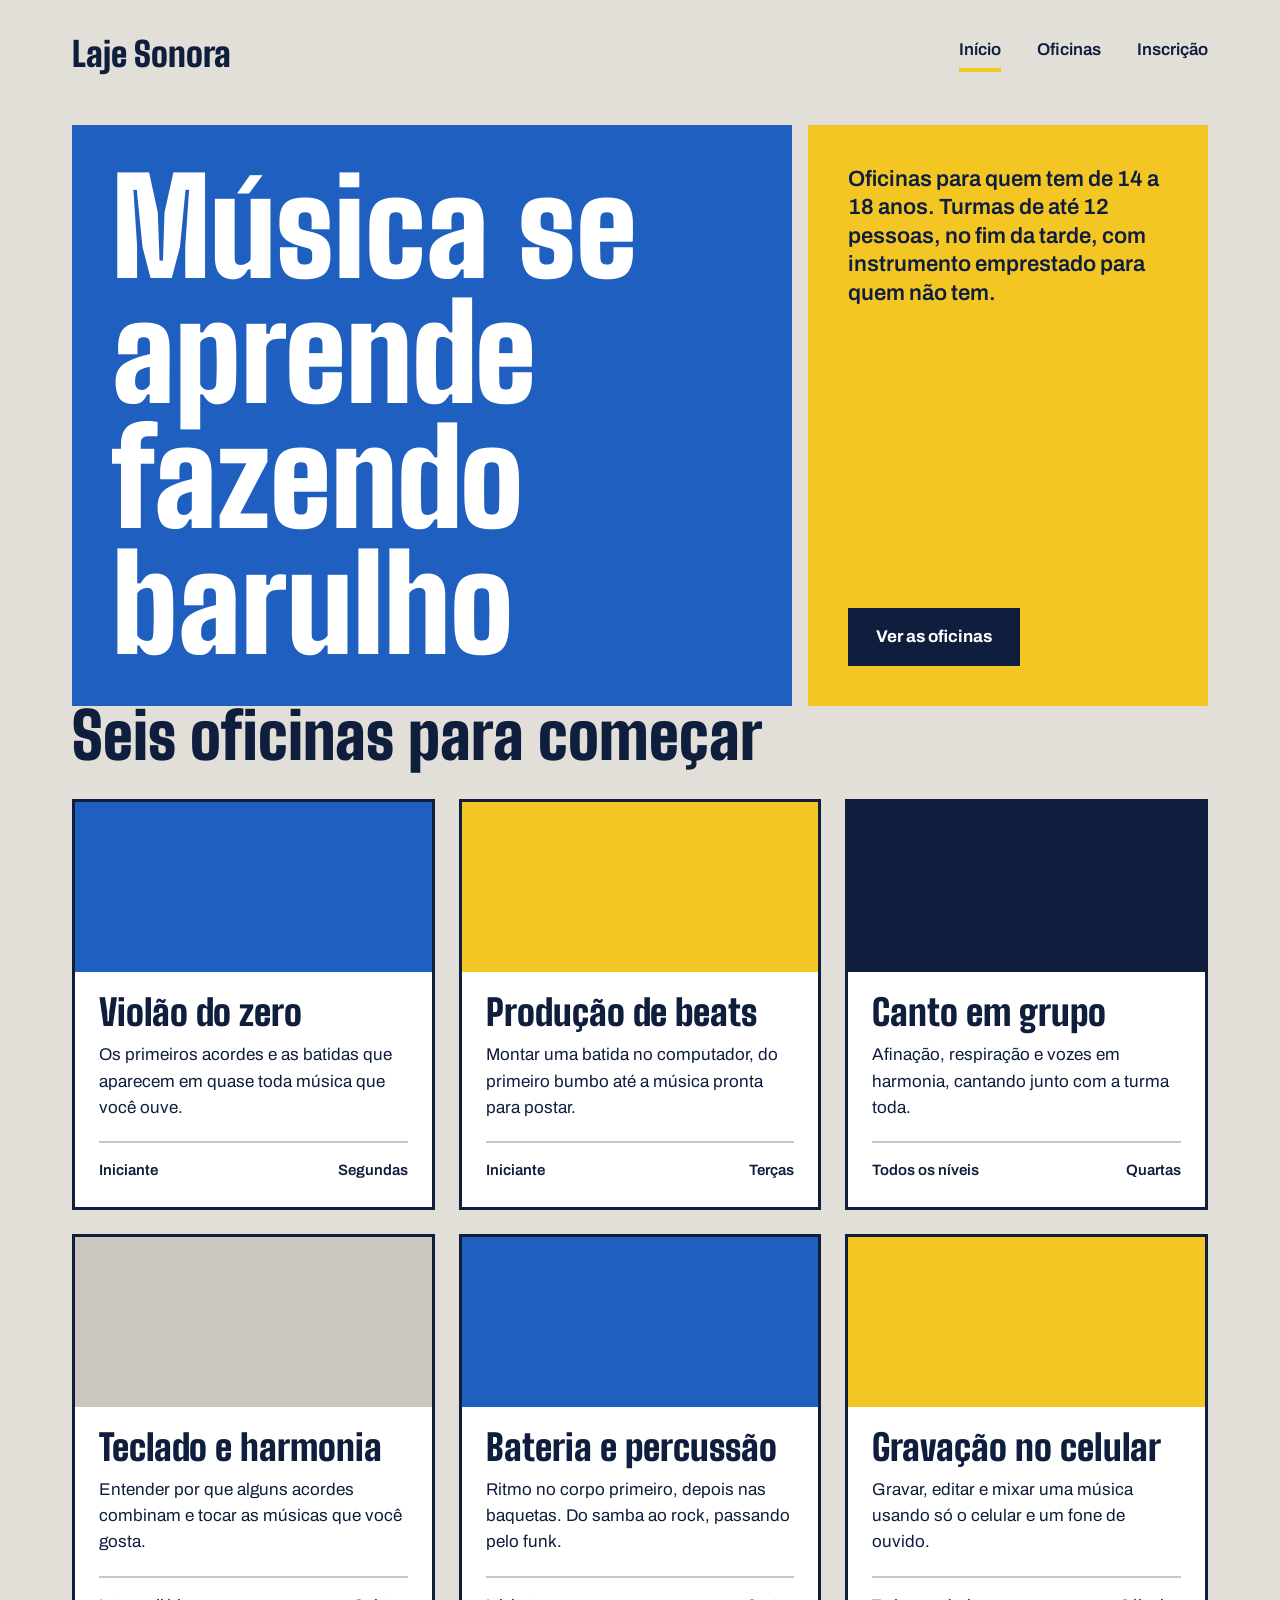
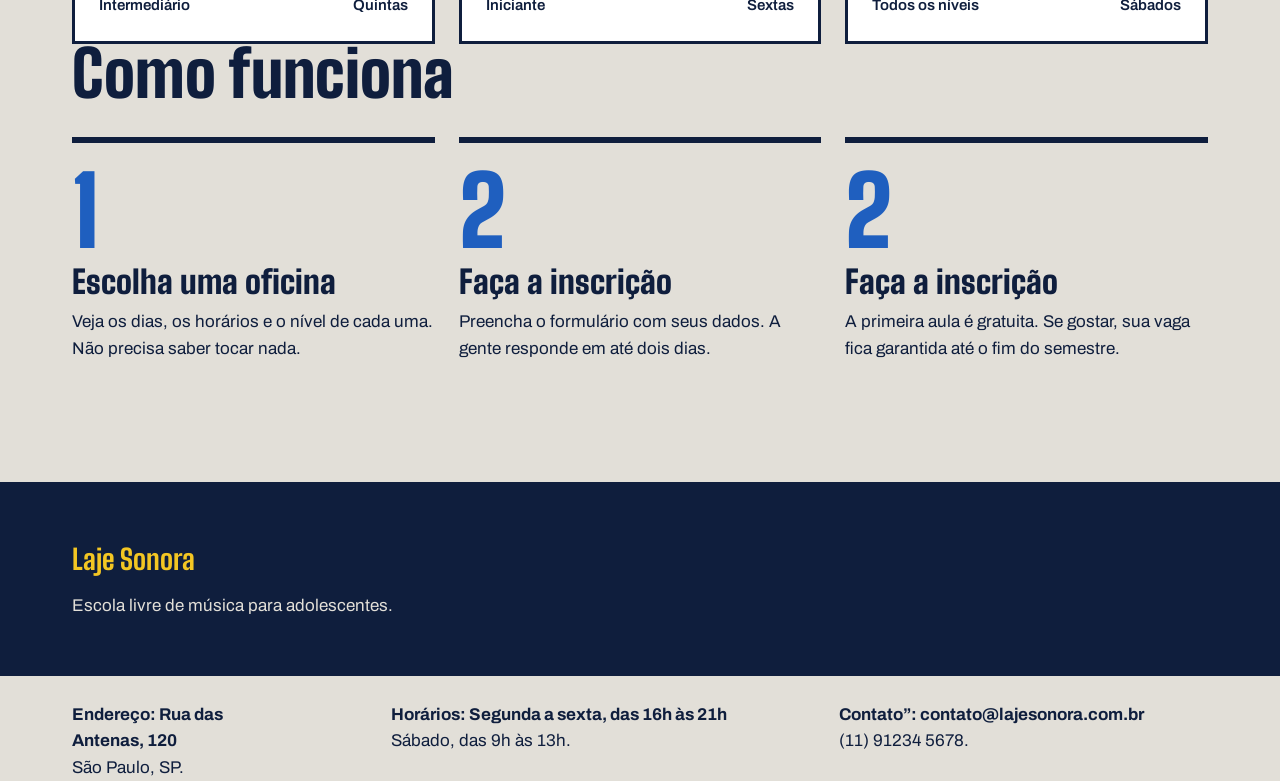
<file: index.html>
<!DOCTYPE html>
<html lang="pt-BR">

<head>
    <meta charset="UTF-8">
    <meta name="viewport" content="width=device-width, initial-scale=1.0">
    <link rel="preconnect" href="https://fonts.googleapis.com">
    <link rel="preconnect" href="https://fonts.gstatic.com" crossorigin>
    <link
        href="https://fonts.googleapis.com/css2?family=Archivo:ital,wght@0,100..900;1,100..900&family=Big+Shoulders:opsz,wght@10..72,100..900&display=swap"
        rel="stylesheet">
    <link rel="stylesheet" href="index.css">
    <title>Laje Sonora | Início</title>
</head>

<body>
    <header class="conteudo topo">
        <a href="index.html" class="logo">Laje Sonora</a>

        <nav class="menu">
            <a href="index.html" class="atual">Início</a>
            <a href="oficinas.html">Oficinas</a>
            <a href="inscricao.html">Inscrição</a>
        </nav>
    </header>

    <main>
        <section class="conteudo cartazes">
            <div class="cartaz cartaz-principal">
                <h1>Música se aprende fazendo barulho</h1>
            </div>

            <div class="cartaz cartaz-lateral">
                <p>Oficinas para quem tem de 14 a 18 anos. Turmas de até 12 pessoas, no fim da tarde, com instrumento
                    emprestado para quem não tem.</p>
                <a href="oficinas.html" class="botao">Ver as oficinas</a>
            </div>
        </section>

        <section class="conteudo secao">
            <h2 class="titulo-secao">Seis oficinas para começar</h2>

            <div class="cards">
                <article class="card">
                    <div class="foto foto-azul"></div>

                    <div class="card-texto">
                        <h3>Violão do zero</h3>
                        <p>Os primeiros acordes e as batidas que aparecem em quase toda música que você ouve.</p>

                        <div class="card-info">
                            <span>Iniciante</span>
                            <span>Segundas</span>
                        </div>
                    </div>
                </article>
                <article class="card">
                    <div class="foto foto-amarela"></div>

                    <div class="card-texto">
                        <h3>Produção de beats</h3>
                        <p>Montar uma batida no computador, do primeiro bumbo até a música pronta para postar.</p>

                        <div class="card-info">
                            <span>Iniciante</span>
                            <span>Terças</span>
                        </div>
                    </div>
                </article>
                <article class="card">
                    <div class="foto foto-tinta"></div>

                    <div class="card-texto">
                        <h3>Canto em grupo</h3>
                        <p>Afinação, respiração e vozes em harmonia, cantando junto com a turma toda.</p>

                        <div class="card-info">
                            <span>Todos os níveis</span>
                            <span>Quartas</span>
                        </div>
                    </div>
                </article>
                <article class="card">
                    <div class="foto"></div>

                    <div class="card-texto">
                        <h3>Teclado e harmonia</h3>
                        <p>Entender por que alguns acordes combinam e tocar as músicas que você gosta.</p>

                        <div class="card-info">
                            <span>Intermediário</span>
                            <span>Quintas</span>
                        </div>
                    </div>
                </article>
                <article class="card">
                    <div class="foto foto-azul"></div>

                    <div class="card-texto">
                        <h3>Bateria e percussão</h3>
                        <p>Ritmo no corpo primeiro, depois nas baquetas. Do samba ao rock, passando pelo funk.</p>

                        <div class="card-info">
                            <span>Iniciante</span>
                            <span>Sextas</span>
                        </div>
                    </div>
                </article>
                <article class="card">
                    <div class="foto foto-amarela"></div>

                    <div class="card-texto">
                        <h3>Gravação no celular</h3>
                        <p>Gravar, editar e mixar uma música usando só o celular e um fone de ouvido.</p>

                        <div class="card-info">
                            <span>Todos os níveis</span>
                            <span>Sábados</span>
                        </div>
                    </div>
                </article>
            </div>
        </section>

        <section class="conteudo secao">
            <h2 class="titulo-secao">Como funciona</h2>

            <div class="passos">
                <div class="passo">
                    <p class="passo-numero">1</p>
                    <h3>Escolha uma oficina</h3>
                    <p>Veja os dias, os horários e o nível de cada uma. Não precisa saber tocar nada.</p>
                </div>
                <div class="passo">
                    <p class="passo-numero">2</p>
                    <h3>Faça a inscrição</h3>
                    <p>Preencha o formulário com seus dados. A gente responde em até dois dias.</p>


                </div>
                <div class="passo">
                    <p class="passo-numero">2</p>
                    <h3>Faça a inscrição</h3>
                    <p>A primeira aula é gratuita. Se gostar, sua vaga fica garantida até o fim do semestre.</p>


                </div>
            </div>
        </section>
    </main>
    <footer class="rodape">
        <div class="conteudo rodape-colunas">
            <div class="rodape-coluna">
                <h4>Laje Sonora</h4>
                <p>Escola livre de música para adolescentes.</p>
            </div>
        </div>
    </footer>
    <br>
</body>
<div class="conteudo rodape-colunas">
    <div class="rodape-coluna">
        <h4>Endereço: Rua das Antenas, 120</h4>
        <p>São Paulo, SP.</p>
    </div>

</html>
<br>
</body>
<div class="conteudo rodape-colunas">
    <div class="rodape-coluna">
        <h4>Horários: Segunda a sexta, das 16h às 21h</h4>
        <p>Sábado, das 9h às 13h.</p>
    </div>

    </html>
    <br>
    </body>
    <div class="conteudo rodape-colunas">
        <div class="rodape-coluna">
            <h4>Contato”: contato@lajesonora.com.br</h4>
            <p>(11) 91234 5678.</p>
        </div>
</file>
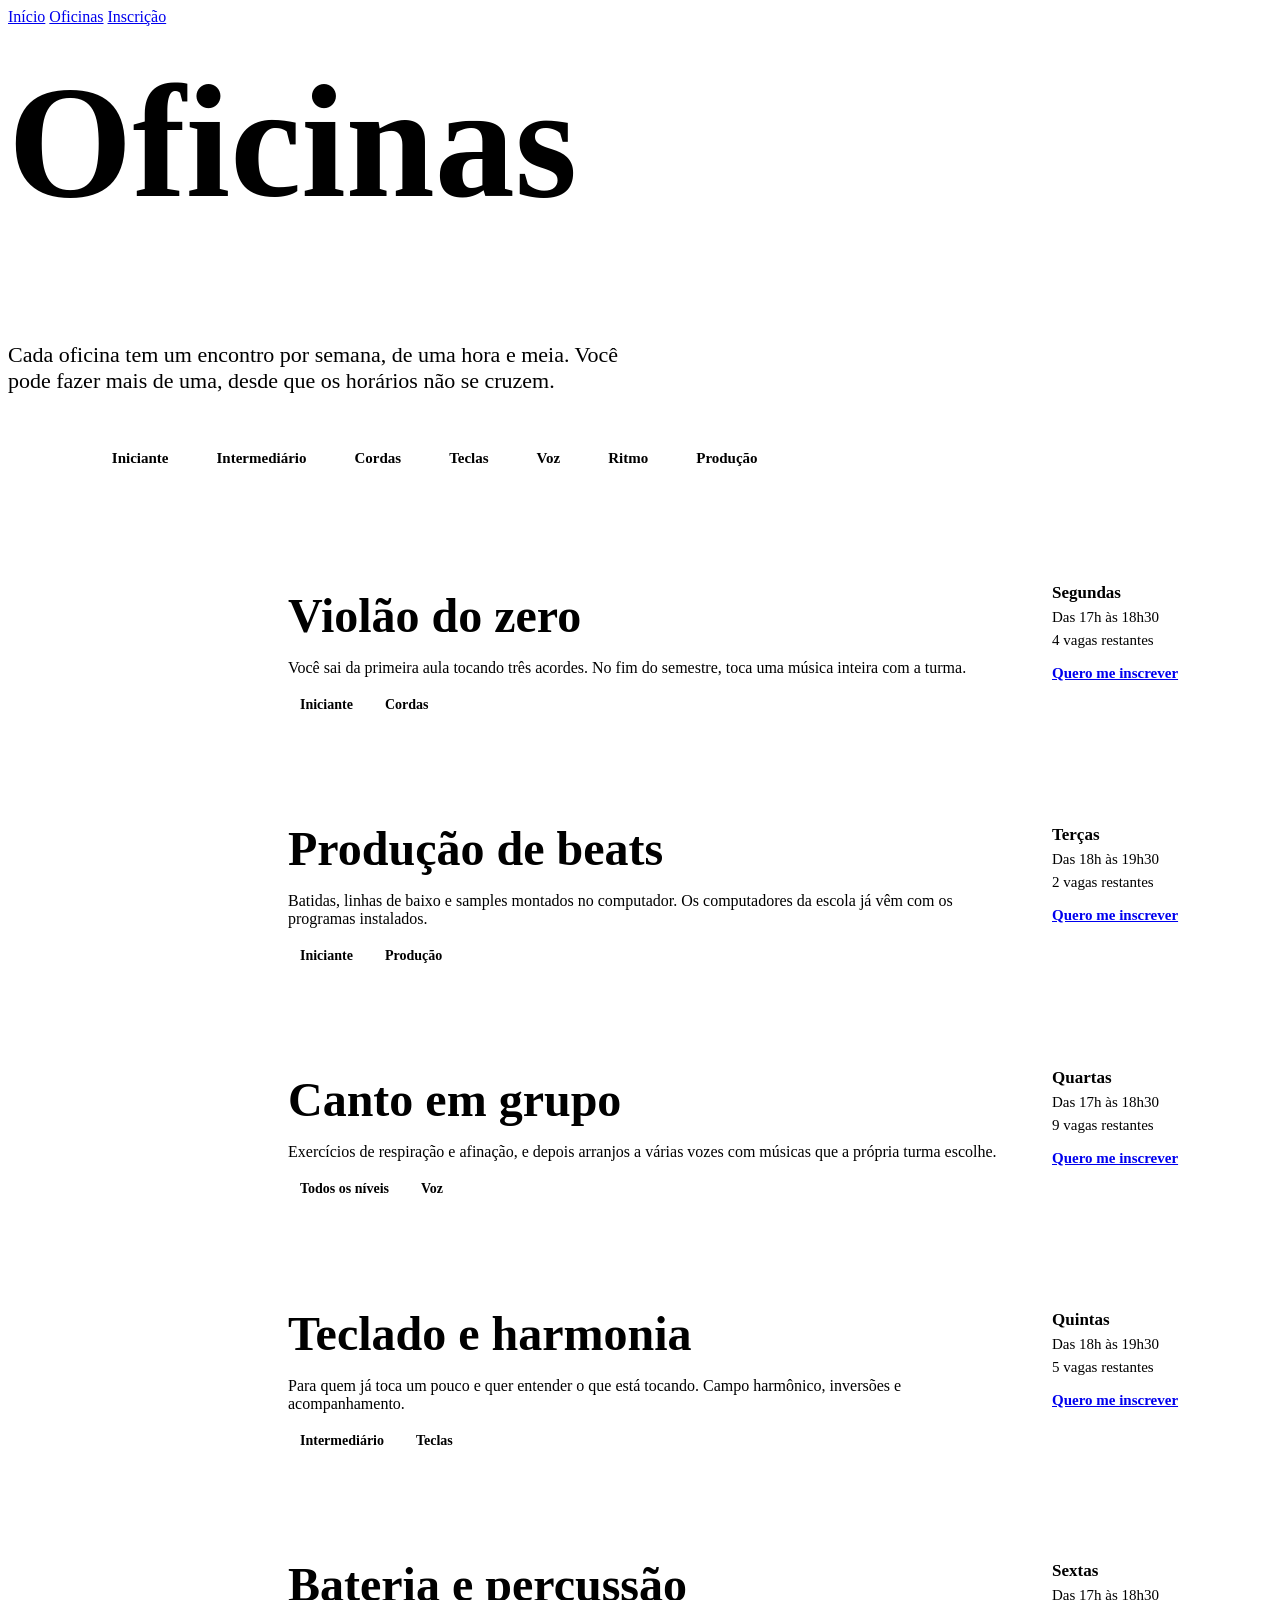
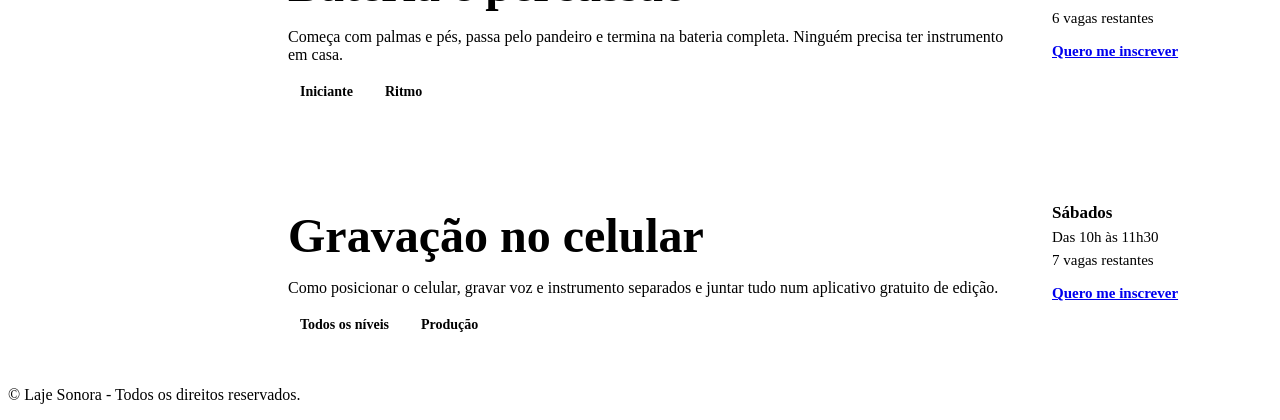
<file: oficinas.html>
<!DOCTYPE html>
<html lang="pt-BR">
<head>
    <meta charset="UTF-8">
    <meta name="viewport" content="width=device-width, initial-scale=1.0">
    <title>Laje Sonora | Oficinas</title>
    <link rel="stylesheet" href="oficinas.css">
</head>
<body>

    <header>
        <nav>
            <a href="index.html">Início</a>
            <a href="oficinas.html" class="ativo">Oficinas</a>
            <a href="inscricao.html">Inscrição</a>
        </nav>
    </header>

    <main class="conteudo">

        <h1 class="titulo-pagina">Oficinas</h1>

        <p class="subtitulo-pagina">
            Cada oficina tem um encontro por semana, de uma hora e meia.
            Você pode fazer mais de uma, desde que os horários não se cruzem.
        </p>

        <div class="filtros">
            <span class="filtro ativo">Todas</span>
            <span class="filtro">Iniciante</span>
            <span class="filtro">Intermediário</span>
            <span class="filtro">Cordas</span>
            <span class="filtro">Teclas</span>
            <span class="filtro">Voz</span>
            <span class="filtro">Ritmo</span>
            <span class="filtro">Produção</span>
        </div>

        <div class="lista">

            <!-- Oficina 1 -->
            <article class="oficina">
                <div class="foto foto-azul"></div>

                <div class="oficina-texto">
                    <h2>Violão do zero</h2>
                    <p>
                        Você sai da primeira aula tocando três acordes.
                        No fim do semestre, toca uma música inteira com a turma.
                    </p>

                    <div class="etiquetas">
                        <span class="etiqueta">Iniciante</span>
                        <span class="etiqueta">Cordas</span>
                    </div>
                </div>

                <div class="oficina-detalhes">
                    <strong>Segundas</strong>
                    <span>Das 17h às 18h30</span>
                    <span>4 vagas restantes</span>
                    <a href="inscricao.html">Quero me inscrever</a>
                </div>
            </article>

            <!-- Oficina 2 -->
            <article class="oficina">
                <div class="foto foto-amarela"></div>

                <div class="oficina-texto">
                    <h2>Produção de beats</h2>
                    <p>
                        Batidas, linhas de baixo e samples montados no computador.
                        Os computadores da escola já vêm com os programas instalados.
                    </p>

                    <div class="etiquetas">
                        <span class="etiqueta">Iniciante</span>
                        <span class="etiqueta">Produção</span>
                    </div>
                </div>

                <div class="oficina-detalhes">
                    <strong>Terças</strong>
                    <span>Das 18h às 19h30</span>
                    <span>2 vagas restantes</span>
                    <a href="inscricao.html">Quero me inscrever</a>
                </div>
            </article>

            <!-- Oficina 3 -->
            <article class="oficina">
                <div class="foto foto-tinta"></div>

                <div class="oficina-texto">
                    <h2>Canto em grupo</h2>
                    <p>
                        Exercícios de respiração e afinação, e depois arranjos
                        a várias vozes com músicas que a própria turma escolhe.
                    </p>

                    <div class="etiquetas">
                        <span class="etiqueta">Todos os níveis</span>
                        <span class="etiqueta">Voz</span>
                    </div>
                </div>

                <div class="oficina-detalhes">
                    <strong>Quartas</strong>
                    <span>Das 17h às 18h30</span>
                    <span>9 vagas restantes</span>
                    <a href="inscricao.html">Quero me inscrever</a>
                </div>
            </article>

            <!-- Oficina 4 -->
            <article class="oficina">
                <div class="foto"></div>

                <div class="oficina-texto">
                    <h2>Teclado e harmonia</h2>
                    <p>
                        Para quem já toca um pouco e quer entender o que está tocando.
                        Campo harmônico, inversões e acompanhamento.
                    </p>

                    <div class="etiquetas">
                        <span class="etiqueta">Intermediário</span>
                        <span class="etiqueta">Teclas</span>
                    </div>
                </div>

                <div class="oficina-detalhes">
                    <strong>Quintas</strong>
                    <span>Das 18h às 19h30</span>
                    <span>5 vagas restantes</span>
                    <a href="inscricao.html">Quero me inscrever</a>
                </div>
            </article>

            <!-- Oficina 5 -->
            <article class="oficina">
                <div class="foto foto-azul"></div>

                <div class="oficina-texto">
                    <h2>Bateria e percussão</h2>
                    <p>
                        Começa com palmas e pés, passa pelo pandeiro e termina
                        na bateria completa. Ninguém precisa ter instrumento em casa.
                    </p>

                    <div class="etiquetas">
                        <span class="etiqueta">Iniciante</span>
                        <span class="etiqueta">Ritmo</span>
                    </div>
                </div>

                <div class="oficina-detalhes">
                    <strong>Sextas</strong>
                    <span>Das 17h às 18h30</span>
                    <span>6 vagas restantes</span>
                    <a href="inscricao.html">Quero me inscrever</a>
                </div>
            </article>

            <!-- Oficina 6 -->
            <article class="oficina">
                <div class="foto foto-amarela"></div>

                <div class="oficina-texto">
                    <h2>Gravação no celular</h2>
                    <p>
                        Como posicionar o celular, gravar voz e instrumento separados
                        e juntar tudo num aplicativo gratuito de edição.
                    </p>

                    <div class="etiquetas">
                        <span class="etiqueta">Todos os níveis</span>
                        <span class="etiqueta">Produção</span>
                    </div>
                </div>

                <div class="oficina-detalhes">
                    <strong>Sábados</strong>
                    <span>Das 10h às 11h30</span>
                    <span>7 vagas restantes</span>
                    <a href="inscricao.html">Quero me inscrever</a>
                </div>
            </article>

        </div>
    </main>

    <footer>
        <p>© Laje Sonora - Todos os direitos reservados.</p>
    </footer>

</body>
</html>
</file>
<file: index.css>
* {
    margin: 0;
    padding: 0;
    box-sizing: border-box;
}


:root {
    --concreto: #E2DFD8;
    --concreto-escuro: #CBC7BE;
    --tinta: #0F1E3D;
    --caixa-dagua: #1F5FBF;
    --fita: #F3C623;
    --branco: #FFFFFF;

    --fonte-cartaz: "Big Shoulders", "Arial Narrow", sans-serif;
    --fonte-texto: "Archivo", Arial, sans-serif;
}







body {
    background-color: var(--concreto);
    color: var(--tinta);
    font-family: var(--fonte-texto);
    font-size: 17px;
    line-height: 1.55;
}

a {
    color: inherit;
}

h1,
h2,
h3 {
    font-family: var(--fonte-cartaz);
    font-weight: 900;
    line-height: 0.95;
}

.conteudo {
    max-width: 1200px;
    margin-inline: auto;
    padding-inline: 32px;
}

.topo {
    padding-block: 28px;
    display: flex;
    justify-content: space-between;
    align-items: center;
  }
  
  .logo {
    font-family: var(--fonte-cartaz);
    font-size: 34px;
    font-weight: 900;
    text-decoration: none;
  }
  
  .menu {
    display: flex;
    gap: 36px;
  }
  
  .menu a {
    font-weight: 600;
    text-decoration: none;
    padding-bottom: 4px;
    border-bottom: 4px solid transparent;
  }
  
  .menu a:hover {
    border-bottom-color: var(--tinta);
  }
  
  .menu a.atual {
    border-bottom-color: var(--fita);
  }

  .cartazes {
    margin-top: 16px;
    display: flex;
    gap: 16px;
  }
  
  .cartaz {
    padding: 40px;
  }
  
  .cartaz-principal {
    background-color: var(--caixa-dagua);
    color: white;
    flex: 2;
  }
  
  .cartaz-principal h1 {
    font-size: 132px;
    max-width: 9ch;
  }
  
  .cartaz-lateral {
    background-color: var(--fita);
    flex: 1;
    display: flex;
    flex-direction: column;
    justify-content: space-between;
    gap: 32px;
    align-items: flex-start;
  }
  
  .cartaz-lateral p {
    font-size: 22px;
    font-weight: 600;
    line-height: 1.3;
  }
  
  .botao {
    background-color: var(--tinta);
    color: white;
    font-weight: 700;
    text-decoration: none;
    padding: 16px 28px;
    border: none;
    font-family: var(--fonte-texto);
    font-size: 17px;
    cursor: pointer;
  }
  
  .botao:hover {
    background-color: var(--caixa-dagua);
  } 


  secao {
    margin-top: 96px;
  }
  
  .titulo-secao {
    font-size: 64px;
    margin-bottom: 32px;
  }
  
  .cards {
    display: flex;
    flex-wrap: wrap;
    gap: 24px;
  }
  
  .card {
    background: white;
    border: 3px solid var(--tinta);
    flex: 1 1 340px;
  }
  
  .card .foto {
    height: 170px;
  }
  
  /* A ordem importa: .foto vem primeiro */
  .foto {
    background: var(--concreto-escuro);
  }
  
  .foto-azul {
    background: var(--caixa-dagua);
  }
  
  .foto-amarela {
    background: var(--fita);
  }
  
  .foto-tinta {
    background: var(--tinta);
  }
  
  .card-texto {
    padding: 24px;
  }
  
  .card h3 {
    font-size: 36px;
    margin-bottom: 12px;
  }
  
  .card-info {
    display: flex;
    justify-content: space-between;
    margin-top: 20px;
    padding-top: 16px;
    border-top: 2px solid var(--concreto-escuro);
    font-weight: 600;
    font-size: 15px;
  }

  
.passos {
  display: flex;
  gap: 24px;
}

.passo {
  border-top: 6px solid var(--tinta);
  padding-top: 20px;
  flex: 1;
}

.passo-numero {
  font-family: var(--fonte-cartaz);
  font-size: 96px;
  font-weight: 900;
  line-height: 1;
  color: var(--caixa-dagua);
}

.passo h3 {
  font-size: 32px;
  margin-block: 8px 12px;
} 

.rodape {
  margin-top: 120px;
  background-color: var(--tinta);
  color: var(--concreto);
  padding-block: 56px;
}

.rodape-colunas {
  display: flex;
  gap: 40px;
}

.rodape-coluna {
  flex: 1;
}

.rodape h4 {
  font-family: var(--fonte-cartaz);
  font-size: 28px;
  color: var(--fita);
  margin-bottom: 12px;
}
</file>
<file: oficinas.css>
.titulo-pagina {
    font-size: 160px;
    margin-top: 24px;
  }
  
  .subtitulo-pagina {
    font-size: 22px;
    max-width: 640px;
    margin-top: 16px;
  }
  
  .filtros {
    margin-top: 48px;
    display: flex;
    flex-wrap: wrap;
    gap: 12px;
  }
  
  .filtro {
    border: 2px solid var(--tinta);
    padding: 8px 18px;
    font-weight: 600;
    font-size: 15px;
  }
  
  .filtro.ativo {
    background-color: var(--tinta);
    color: white;
  }
  
  .lista {
    margin-top: 40px;
  }
  
  .oficina {
    padding: 32px 0;
    border-top: 3px solid var(--tinta);
    display: flex;
    align-items: center;
    gap: 40px;
  }
  
  .oficina .foto {
    width: 240px;
    height: 170px;
    flex-shrink: 0;
  }
  
  .oficina-texto {
    flex: 1;
  }
  
  .oficina h2 {
    font-size: 48px;
    margin-bottom: 10px;
  }
  
  .etiquetas {
    margin-top: 16px;
    display: flex;
    gap: 8px;
  }
  
  .etiqueta {
    background-color: white;
    padding: 4px 12px;
    font-size: 14px;
    font-weight: 600;
  }
  
  .oficina-detalhes {
    width: 220px;
    font-size: 15px;
    display: flex;
    flex-direction: column;
    gap: 6px;
  }
  
  .oficina-detalhes strong {
    font-size: 17px;
  }
  
  .oficina-detalhes a {
    margin-top: 10px;
    font-weight: 700;
  }
</file>
